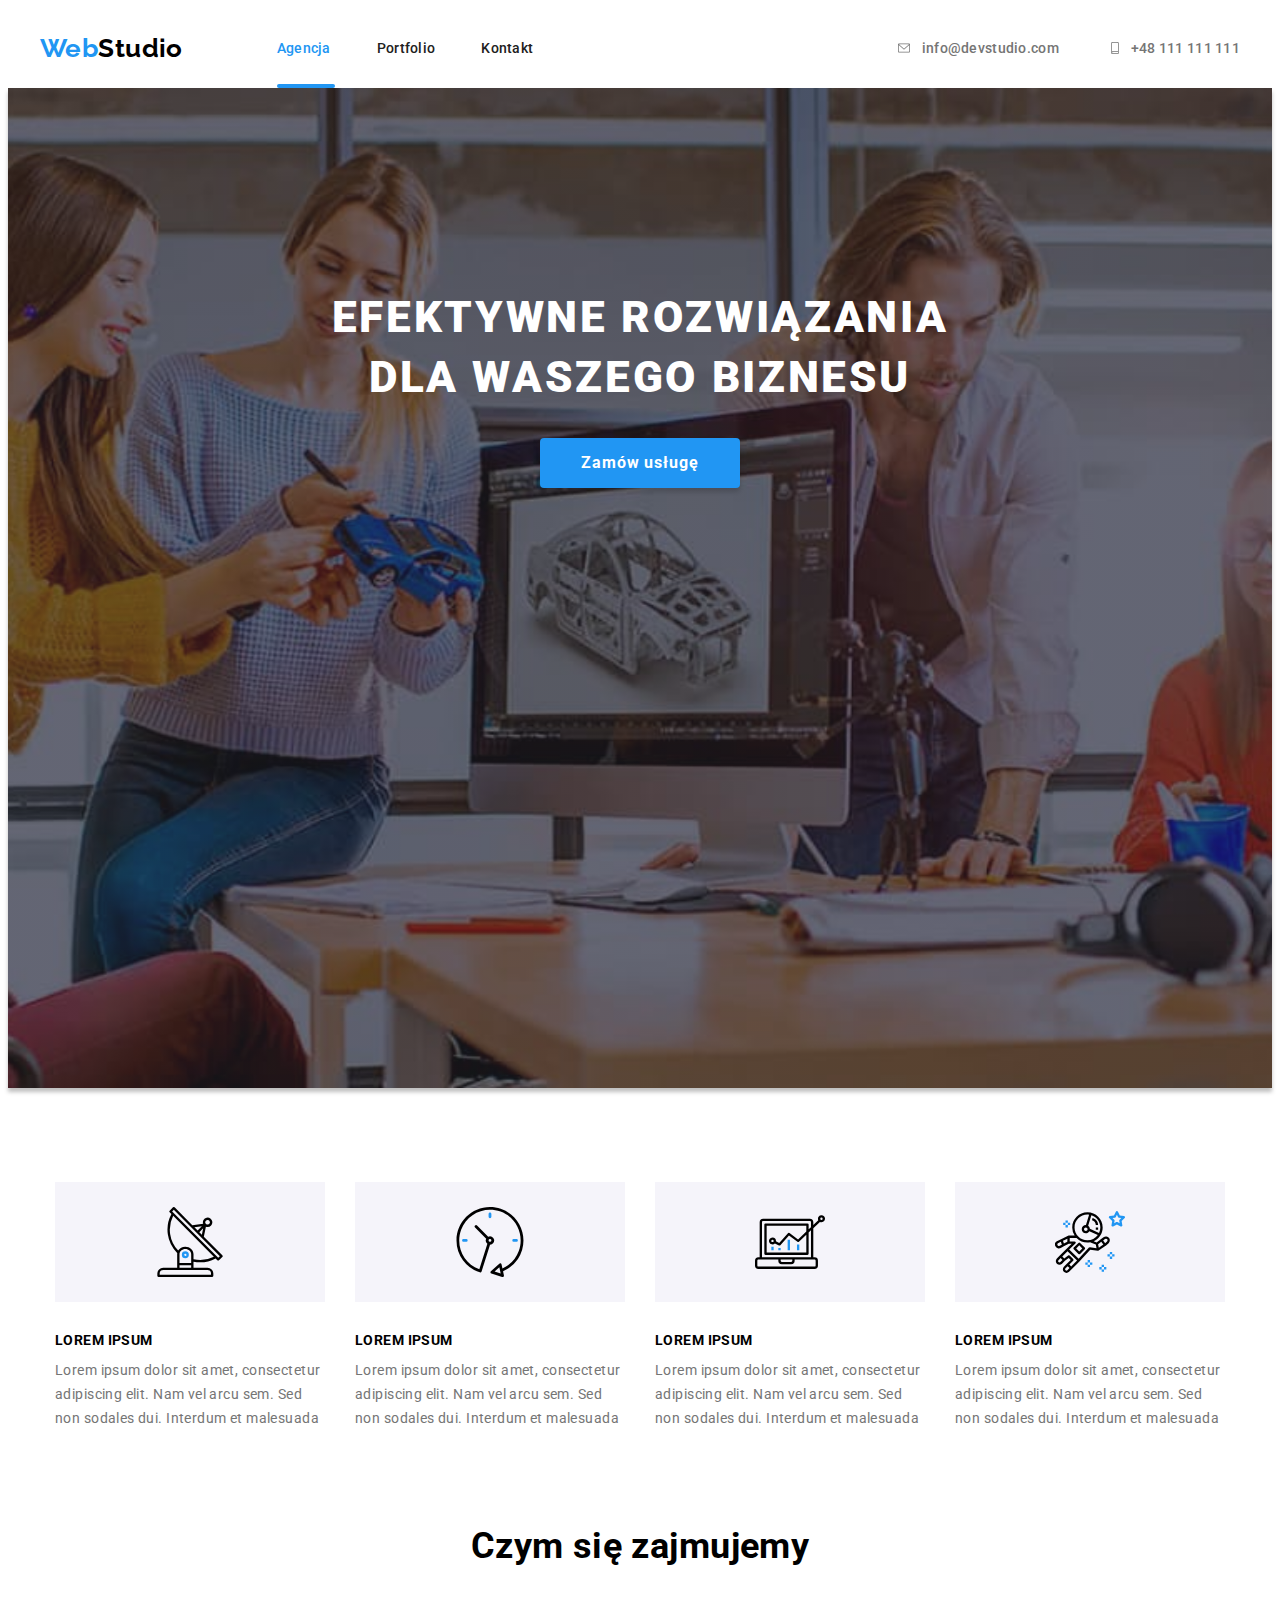
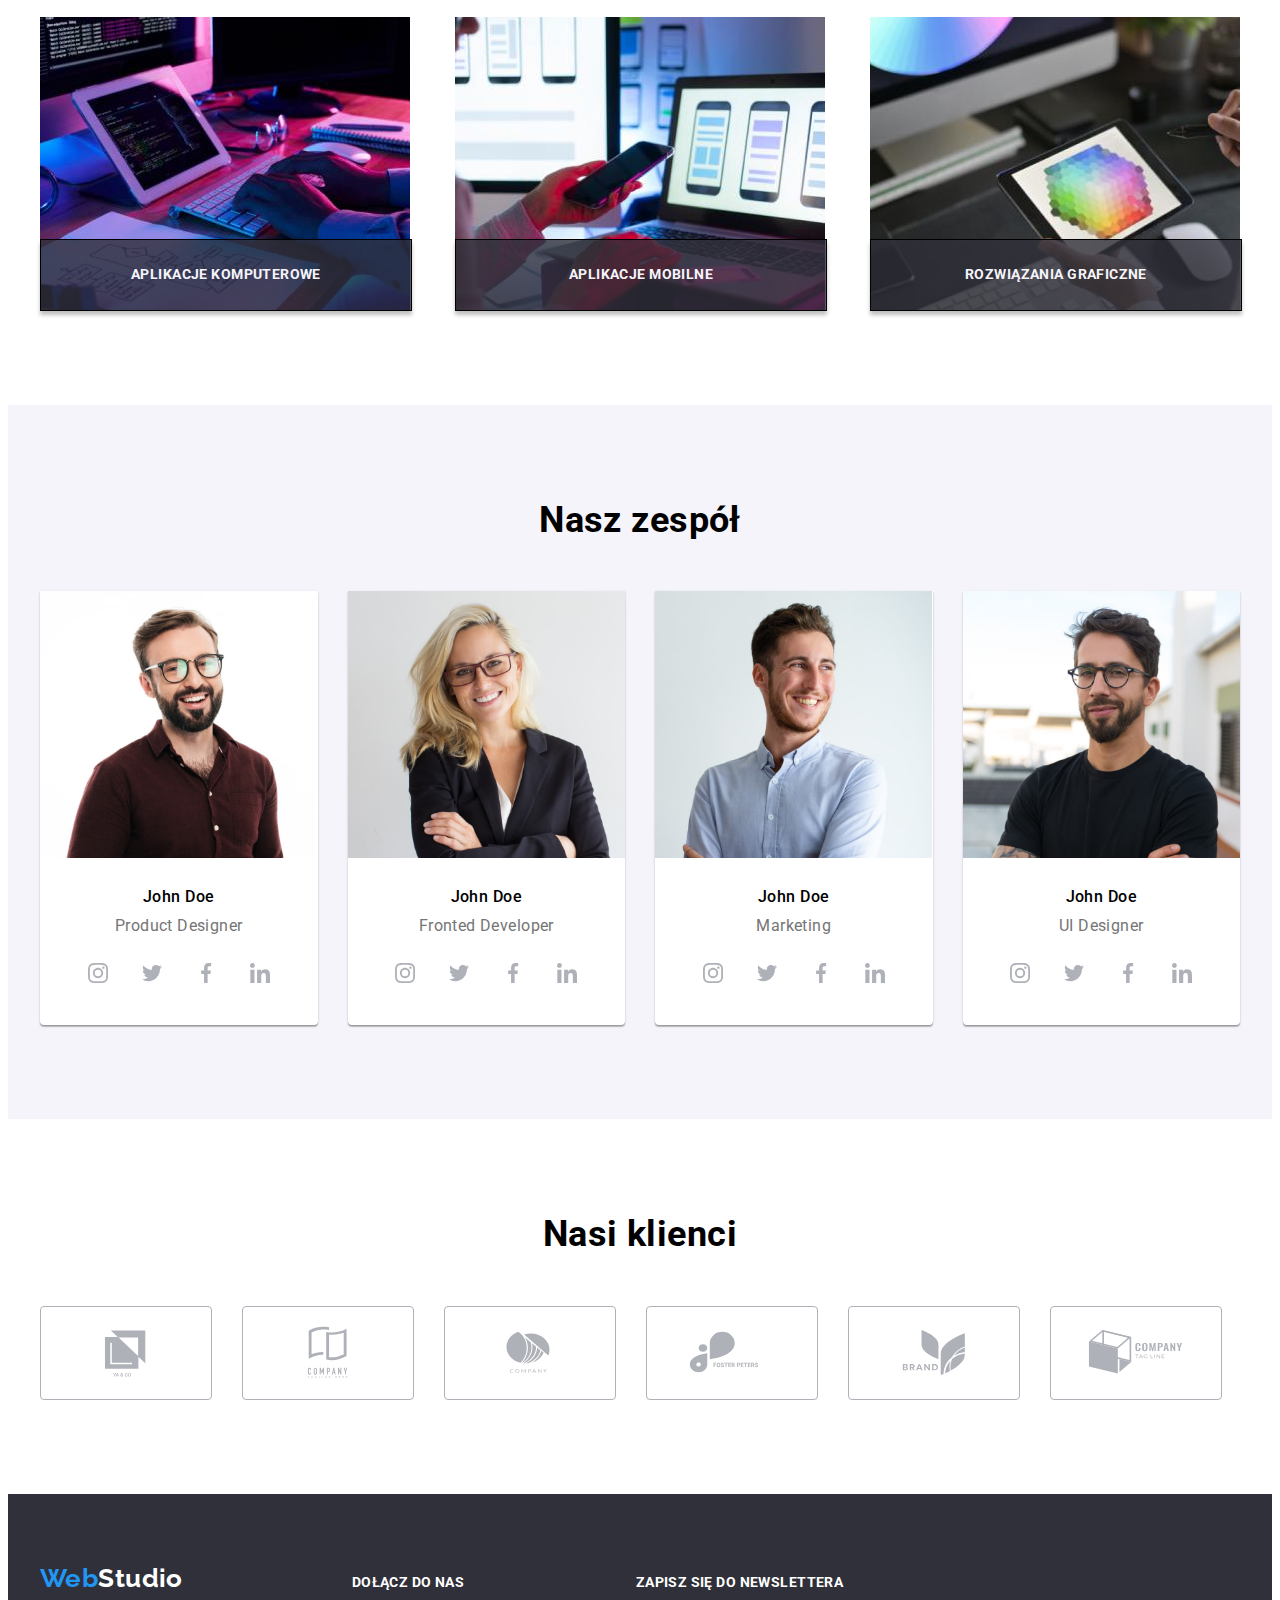
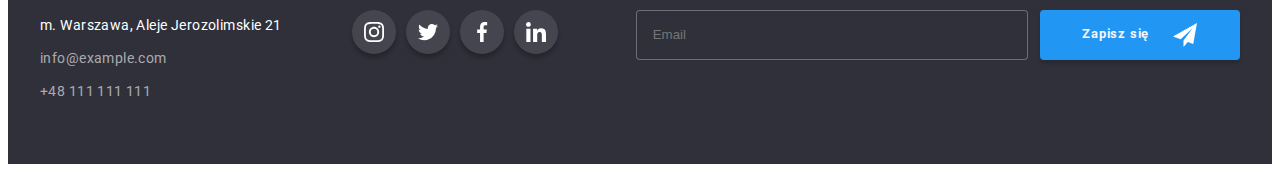
<file: index.html>
<!DOCTYPE html>
<html lang="pl">
  <!-- start head / metadane /-->
  <head>
    <meta charset="UTF-8" />
    <meta
      name="description"
      content="Projekt firmy Studio z Figma. Praca domowa #7 związana z kursem FullStack Developer w GoIT."
    />
    <meta http-equiv="X-UA-Compatible" content="IE=edge" />
    <meta name="viewport" content="width=device-width, initial-scale=1.0" />
    <link
      href="https://fonts.googleapis.com/css2?family=Raleway:wght@700&family=Roboto:wght@400;500;700;900&display=swap"
      rel="stylesheet"
    />
    <link rel="preconnect" href="https://fonts.googleapis.com" />
    <link rel="preconnect" href="https://fonts.gstatic.com" crossorigin />
    <link
      rel="stylesheet"
      href="https://cdnjs.cloudflare.com/ajax/libs/modern-normalize/2.0.0/modern-normalize.min.css"
      integrity="sha512-4xo8blKMVCiXpTaLzQSLSw3KFOVPWhm/TRtuPVc4WG6kUgjH6J03IBuG7JZPkcWMxJ5huwaBpOpnwYElP/m6wg=="
      crossorigin="anonymous"
      referrerpolicy="no-referrer"
    />
    <link rel="stylesheet" href="./css/main.min.css" />
    <title>WebStudio | goit-markup-hw-07 | GoIT kurs FullStack Developer</title>
  </head>
  <!-- end head / metadane /-->

  <body>
    <!--start header-->
    <header>
      <div class="container page-header">
        <a class="logo" href="./index.html"
          ><span class="logo__name-1">Web</span
          ><span class="logo__name-2">Studio</span></a
        >
        <nav class="header-navigation">
          <ul class="header-navigation__list list">
            <li class="header-navigation__item">
              <a href="./index.html" class="header-navigation__link current"
                >Agencja</a
              >
            </li>
            <li class="header-navigation__item">
              <a href="./portfolio.html" class="header-navigation__link"
                >Portfolio</a
              >
            </li>
            <li class="header-navigation__item">
              <a href="#" class="header-navigation__link">Kontakt</a>
            </li>
          </ul>
        </nav>
        <ul class="header-contact list">
          <li class="header-contact__item">
            <a
              href="mailto:info@devstudio.com"
              class="header-contact__link contact"
              ><svg class="header-contact__icon-email">
                <use href="./images/icons.svg#icon-envelope"></use>
              </svg>
              info@devstudio.com</a
            >
          </li>
          <li class="header-contact__item">
            <a href="tel:+48111111111" class="header-contact__link contact">
              <svg class="header-contact__icon-smartphone">
                <use href="./images/icons.svg#icon-smartphone"></use>
              </svg>
              +48 111 111 111</a
            >
          </li>
        </ul>
      </div>
    </header>
    <!--end header-->

    <!--start main-->
    <main>
      <section class="hero">
        <div class="container">
          <h1 class="hero__title">EFEKTYWNE ROZWIĄZANIA DLA WASZEGO BIZNESU</h1>
          <button class="hero__button" type="button" data-modal-open>
            Zamów usługę
          </button>
        </div>
      </section>
      <section class="section our-strengths-section">
        <div class="container">
          <ul class="our-strengths list">
            <li class="our-strengths__item">
              <div class="our-strengths__block">
                <svg class="our-strengths__icon">
                  <use href="./images/icons.svg#icon-antenna"></use>
                </svg>
              </div>
              <h3 class="our-strengths__title">LOREM IPSUM</h3>
              <p class="our-strengths__description">
                Lorem ipsum dolor sit amet, consectetur adipiscing elit. Nam vel
                arcu sem. Sed non sodales dui. Interdum et malesuada
              </p>
            </li>
            <li class="our-strengths__item">
              <div class="our-strengths__block">
                <svg class="our-strengths__icon">
                  <use href="./images/icons.svg#icon-clock"></use>
                </svg>
              </div>
              <h3 class="our-strengths__title">LOREM IPSUM</h3>
              <p class="our-strengths__description">
                Lorem ipsum dolor sit amet, consectetur adipiscing elit. Nam vel
                arcu sem. Sed non sodales dui. Interdum et malesuada
              </p>
            </li>
            <li class="our-strengths__item">
              <div class="our-strengths__block">
                <svg class="our-strengths__icon">
                  <use href="./images/icons.svg#icon-diagram"></use>
                </svg>
              </div>
              <h3 class="our-strengths__title">LOREM IPSUM</h3>
              <p class="our-strengths__description">
                Lorem ipsum dolor sit amet, consectetur adipiscing elit. Nam vel
                arcu sem. Sed non sodales dui. Interdum et malesuada
              </p>
            </li>
            <li class="our-strengths__item">
              <div class="our-strengths__block">
                <svg class="our-strengths__icon">
                  <use href="./images/icons.svg#icon-astronaut"></use>
                </svg>
              </div>
              <h3 class="our-strengths__title">LOREM IPSUM</h3>
              <p class="our-strengths__description">
                Lorem ipsum dolor sit amet, consectetur adipiscing elit. Nam vel
                arcu sem. Sed non sodales dui. Interdum et malesuada
              </p>
            </li>
          </ul>
        </div>
      </section>
      <!--what we do - czym sie zajmujemy-->
      <section class="section">
        <div class="container main-what-we-do">
          <h2 class="section-title">Czym się zajmujemy</h2>
          <ul class="main-what-we-do__list list">
            <li class="main-what-we-do__item">
              <img
                class="main-what-we-do__img"
                src="images/main/main_what_we_do_img_1.jpg"
                alt="writes ona keyboard connected to the tablet"
              />
              <p class="main-what-we-do__text-solution">
                APLIKACJE KOMPUTEROWE
              </p>
            </li>
            <li class="main-what-we-do__item">
              <img
                class="main-what-we-do__img"
                src="images/main/main_what_we_do_img_2.jpg"
                alt="holding the phone and writes on the laptop"
              />
              <p class="main-what-we-do__text-solution">APLIKACJE MOBILNE</p>
            </li>
            <li class="main-what-we-do__item">
              <img
                class="main-what-we-do__img"
                src="images/main/main_what_we_do_img_3.jpg"
                alt="selects a color from the color palette on the tablet"
              />
              <p class="main-what-we-do__text-solution">
                ROZWIĄZANIA GRAFICZNE
              </p>
            </li>
          </ul>
        </div>
      </section>
      <!--end what we do - czym sie zajmujemy-->

      <!--start our team-->
      <section class="section section-team">
        <div class="container">
          <h2 class="section-title">Nasz zespół</h2>
          <ul class="team-member list">
            <li class="team-member__item">
              <img
                class="team-member__img"
                src="images/main/team_member_img_1.jpg"
                alt="product designer"
              />
              <div class="team-member__describe">
                <h3 class="team-member__name">John Doe</h3>
                <p class="team-member__position">Product Designer</p>
                <ul class="social-list">
                  <li class="social-list__item">
                    <a class="social-list__link" href="https://instagram.com">
                      <svg class="social-list__icon-instagram">
                        <use href="./images/icons.svg#icon-instagram"></use>
                      </svg>
                    </a>
                  </li>
                  <li class="social-list__item">
                    <a class="social-list__link" href="https://twitter.com">
                      <svg class="social-list__icon-twitter">
                        <use href="./images/icons.svg#icon-twitter"></use>
                      </svg>
                    </a>
                  </li>
                  <li class="social-list__item">
                    <a class="social-list__link" href="https://facebook.com">
                      <svg class="social-list__icon-facebook">
                        <use href="./images/icons.svg#icon-facebook"></use>
                      </svg>
                    </a>
                  </li>
                  <li class="social-list__item">
                    <a class="social-list__link" href="https://linkedin.com">
                      <svg class="social-list__icon-linkedin">
                        <use href="./images/icons.svg#icon-linkedin"></use>
                      </svg>
                    </a>
                  </li>
                </ul>
              </div>
            </li>
            <li class="team-member__item">
              <img
                class="team-member__img"
                src="images/main/team_member_img_2.jpg"
                alt="fronted developer man"
              />
              <div class="team-member__describe">
                <h3 class="team-member__name">John Doe</h3>
                <p class="team-member__position">Fronted Developer</p>
                <ul class="social-list">
                  <li class="social-list__item">
                    <a class="social-list__link" href="https://instagram.com">
                      <svg class="social-list__icon-instagram">
                        <use href="./images/icons.svg#icon-instagram"></use>
                      </svg>
                    </a>
                  </li>
                  <li class="social-list__item">
                    <a class="social-list__link" href="https://twitter.com">
                      <svg class="social-list__icon-twitter">
                        <use href="./images/icons.svg#icon-twitter"></use>
                      </svg>
                    </a>
                  </li>
                  <li class="social-list__item">
                    <a class="social-list__link" href="https://facebook.com">
                      <svg class="social-list__icon-facebook">
                        <use href="./images/icons.svg#icon-facebook"></use>
                      </svg>
                    </a>
                  </li>
                  <li class="social-list__item">
                    <a class="social-list__link" href="https://linkedin.com">
                      <svg class="social-list__icon-linkedin">
                        <use href="./images/icons.svg#icon-linkedin"></use>
                      </svg>
                    </a>
                  </li>
                </ul>
              </div>
            </li>
            <li class="team-member__item">
              <img
                class="team-member__img"
                src="images/main/team_member_img_3.jpg"
                alt="marketing man woman"
              />
              <div class="team-member__describe">
                <h3 class="team-member__name">John Doe</h3>
                <p class="team-member__position">Marketing</p>
                <ul class="social-list">
                  <li class="social-list__item">
                    <a class="social-list__link" href="https://instagram.com">
                      <svg class="social-list__icon-instagram">
                        <use href="./images/icons.svg#icon-instagram"></use>
                      </svg>
                    </a>
                  </li>
                  <li class="social-list__item">
                    <a class="social-list__link" href="https://twitter.com">
                      <svg class="social-list__icon-twitter">
                        <use href="./images/icons.svg#icon-twitter"></use>
                      </svg>
                    </a>
                  </li>
                  <li class="social-list__item">
                    <a class="social-list__link" href="https://facebook.com">
                      <svg class="social-list__icon-facebook">
                        <use href="./images/icons.svg#icon-facebook"></use>
                      </svg>
                    </a>
                  </li>
                  <li class="social-list__item">
                    <a class="social-list__link" href="https://linkedin.com">
                      <svg class="social-list__icon-linkedin">
                        <use href="./images/icons.svg#icon-linkedin"></use>
                      </svg>
                    </a>
                  </li>
                </ul>
              </div>
            </li>
            <li class="team-member__item">
              <img
                class="team-member__img"
                src="images/main/team_member_img_4.jpg"
                alt="ui designer man"
              />
              <div class="team-member__describe">
                <h3 class="team-member__name">John Doe</h3>
                <p class="team-member__position">UI Designer</p>
                <ul class="social-list">
                  <li class="social-list__item">
                    <a class="social-list__link" href="https://instagram.com">
                      <svg class="social-list__icon-instagram">
                        <use href="./images/icons.svg#icon-instagram"></use>
                      </svg>
                    </a>
                  </li>
                  <li class="social-list__item">
                    <a class="social-list__link" href="https://twitter.com">
                      <svg class="social-list__icon-twitter">
                        <use href="./images/icons.svg#icon-twitter"></use>
                      </svg>
                    </a>
                  </li>
                  <li class="social-list__item">
                    <a class="social-list__link" href="https://facebook.com">
                      <svg class="social-list__icon-facebook">
                        <use href="./images/icons.svg#icon-facebook"></use>
                      </svg>
                    </a>
                  </li>
                  <li class="social-list__item">
                    <a class="social-list__link" href="https://linkedin.com">
                      <svg class="social-list__icon-linkedin">
                        <use href="./images/icons.svg#icon-linkedin"></use>
                      </svg>
                    </a>
                  </li>
                </ul>
              </div>
            </li>
          </ul>
        </div>
      </section>

      <!--end our team-->
      <!-- nasi klienci - loga -->
      <section class="section">
        <div class="container">
          <h2 class="section-title">Nasi klienci</h2>
          <ul class="our-customer">
            <li class="our_customer__item">
              <a class="our-customer__link" href="">
                <svg class="our-customer__logo">
                  <use href="./images/icons.svg#icon-logo-1"></use>
                </svg>
              </a>
            </li>
            <li class="our_customer__item">
              <a class="our-customer__link" href="">
                <svg class="our-customer__logo">
                  <use href="./images/icons.svg#icon-logo-2"></use>
                </svg>
              </a>
            </li>
            <li class="our_customer__item">
              <a class="our-customer__link" href="">
                <svg class="our-customer__logo">
                  <use href="./images/icons.svg#icon-logo-3"></use>
                </svg>
              </a>
            </li>
            <li class="our_customer__item">
              <a class="our-customer__link" href="">
                <svg class="our-customer__logo">
                  <use href="./images/icons.svg#icon-logo-4"></use>
                </svg>
              </a>
            </li>
            <li class="our_customer__item">
              <a class="our-customer__link" href="">
                <svg class="our-customer__logo">
                  <use href="./images/icons.svg#icon-logo-5"></use>
                </svg>
              </a>
            </li>
            <li class="our_customer__item">
              <a class="our-customer__link" href="">
                <svg class="our-customer__logo">
                  <use href="./images/icons.svg#icon-logo-6"></use>
                </svg>
              </a>
            </li>
          </ul>
        </div>
      </section>
      <!-- end nasi klienci - loga -->
    </main>
    <!--end main-->

    <!--start footer-->
    <footer class="footer">
      <div class="container footer-wrapper">
        <div class="footer-contact">
          <a class="logo" href="./index.html"
            ><span class="logo__name-1">Web</span
            ><span class="logo__name-3">Studio</span></a
          >
          <address class="footer-contact__address-data">
            <ul class="footer-contact__list list">
              <li class="footer-contact__item">
                <a
                  class="footer-contact__address"
                  href="https://goo.gl/maps/BGaXXpHN84WvRaow5"
                  target="_blank"
                  rel="noreferrer noopener"
                  >m. Warszawa, Aleje Jerozolimskie 21</a
                >
              </li>
              <li class="footer-contact__item">
                <a
                  class="contact footer-contact__link"
                  href="mailto:info@example.com"
                  >info@example.com</a
                >
              </li>
              <li class="contact footer-contact__item">
                <a class="footer-contact__link" href="tel:+48111111111"
                  >+48 111 111 111</a
                >
              </li>
            </ul>
          </address>
        </div>
        <div class="footer-social-list">
          <p class="form-footer__title">dołącz do nas</p>
          <ul class="footer-social">
            <li class="footer-social__item">
              <a class="footer-social__link" href="https://instagram.com">
                <svg class="footer-social__icon-instagram">
                  <use href="./images/icons.svg#icon-instagram"></use>
                </svg>
              </a>
            </li>
            <li class="footer-social__item">
              <a class="footer-social__link" href="https://twitter.com">
                <svg class="footer-social__icon-twitter">
                  <use href="./images/icons.svg#icon-twitter"></use>
                </svg>
              </a>
            </li>
            <li class="footer-social__item">
              <a class="footer-social__link" href="https://facebook.com">
                <svg class="footer-social__icon-facebook">
                  <use href="./images/icons.svg#icon-facebook"></use>
                </svg>
              </a>
            </li>
            <li class="footer-social__item">
              <a class="footer-social__link" href="https://linkedin.com">
                <svg class="footer-social__icon-linkedin">
                  <use href="./images/icons.svg#icon-linkedin"></use>
                </svg>
              </a>
            </li>
          </ul>
        </div>
        <form class="form-footer">
          <label class="form-footer__title" for="user-email"
            >Zapisz się do newslettera</label
          >
          <div class="form-footer__container">
            <input
              class="form-footer__input"
              type="email"
              name="email"
              placeholder="Email"
              id="user_email"
            />
            <button class="form-footer__button" type="submit">
              Zapisz się
              <svg class="form-footer__icon">
                <use href="./images/icons.svg#icon-send"></use>
              </svg>
            </button>
          </div>
        </form>
      </div>
    </footer>
    <!--end footer-->

    <!-- window modal - okno modalne -->

    <div class="backdrop is-hidden" data-modal>
      <div class="modal">
        <button type="button" class="modal-close" data-modal-close>
          <svg class="modal-close__icon-close-x">
            <use href="./images/icons.svg#icon-Vector"></use>
          </svg>
        </button>

        <form class="form-registration">
          <p class="form-registration__title">
            Zostaw swoje dane w formularzu poniżej
          </p>
          <label class="form-registration__label-title"
            >Imię
            <div class="form-registration__input-style">
              <input
                class="form-registration__window"
                type="text"
                name="name"
                required
              />
              <svg class="form-registration__icon-person">
                <use href="./images/icons.svg#icon-person"></use>
              </svg>
            </div>
          </label>
          <label class="form-registration__label-title"
            >Telefon
            <div class="form-registration__input-style">
              <input
                class="form-registration__window"
                type="tel"
                name="phone"
                required
              />
              <svg class="form-registration__icon-phone">
                <use href="./images/icons.svg#icon-phone"></use>
              </svg>
            </div>
          </label>
          <label class="form-registration__label-title"
            >Email
            <div class="form-registration__input-style">
              <input
                class="form-registration__window"
                type="email"
                name="email"
                required
              />
              <svg class="form-registration__icon-email">
                <use href="./images/icons.svg#icon-email"></use>
              </svg>
            </div>
          </label>
          <label class="form-registration__label-title"
            >Komentarz
            <textarea
              class="form-registration__window form-registration__comment"
              name="feedback"
              placeholder="Wprowadź tekst"
              required
            ></textarea>
          </label>

          <label class="checkbox-declaration">
            <input
              class="checkbox-declaration__box"
              type="checkbox"
              name="terms"
              required
            />
            <div class="checkbox-declaration__square">
              <svg class="checkbox-declaration__icon-check">
                <use href="./images/icons.svg#icon-check"></use>
              </svg>
            </div>
            <div class="checkbox-declaration__checked">
              <svg class="checkbox-declaration__icon-Vector-2">
                <use href="./images/icons.svg#icon-Vector-2"></use>
              </svg>
            </div>
            <p class="checkbox-declaration__rules">
              Oświadczam iż akceptuję
              <a class="checkbox-declaration__terms-link" href="#">Regulamin</a>
              i
              <a class="checkbox-declaration__terms-link" href="#"
                >Politykę Prywatności.</a
              >
            </p>
          </label>
          <button class="form-registration__button" type="submit">
            Wyślij
          </button>
        </form>
      </div>
    </div>
    <script src="./js/modal.js"></script>
  </body>
</html>
</file>
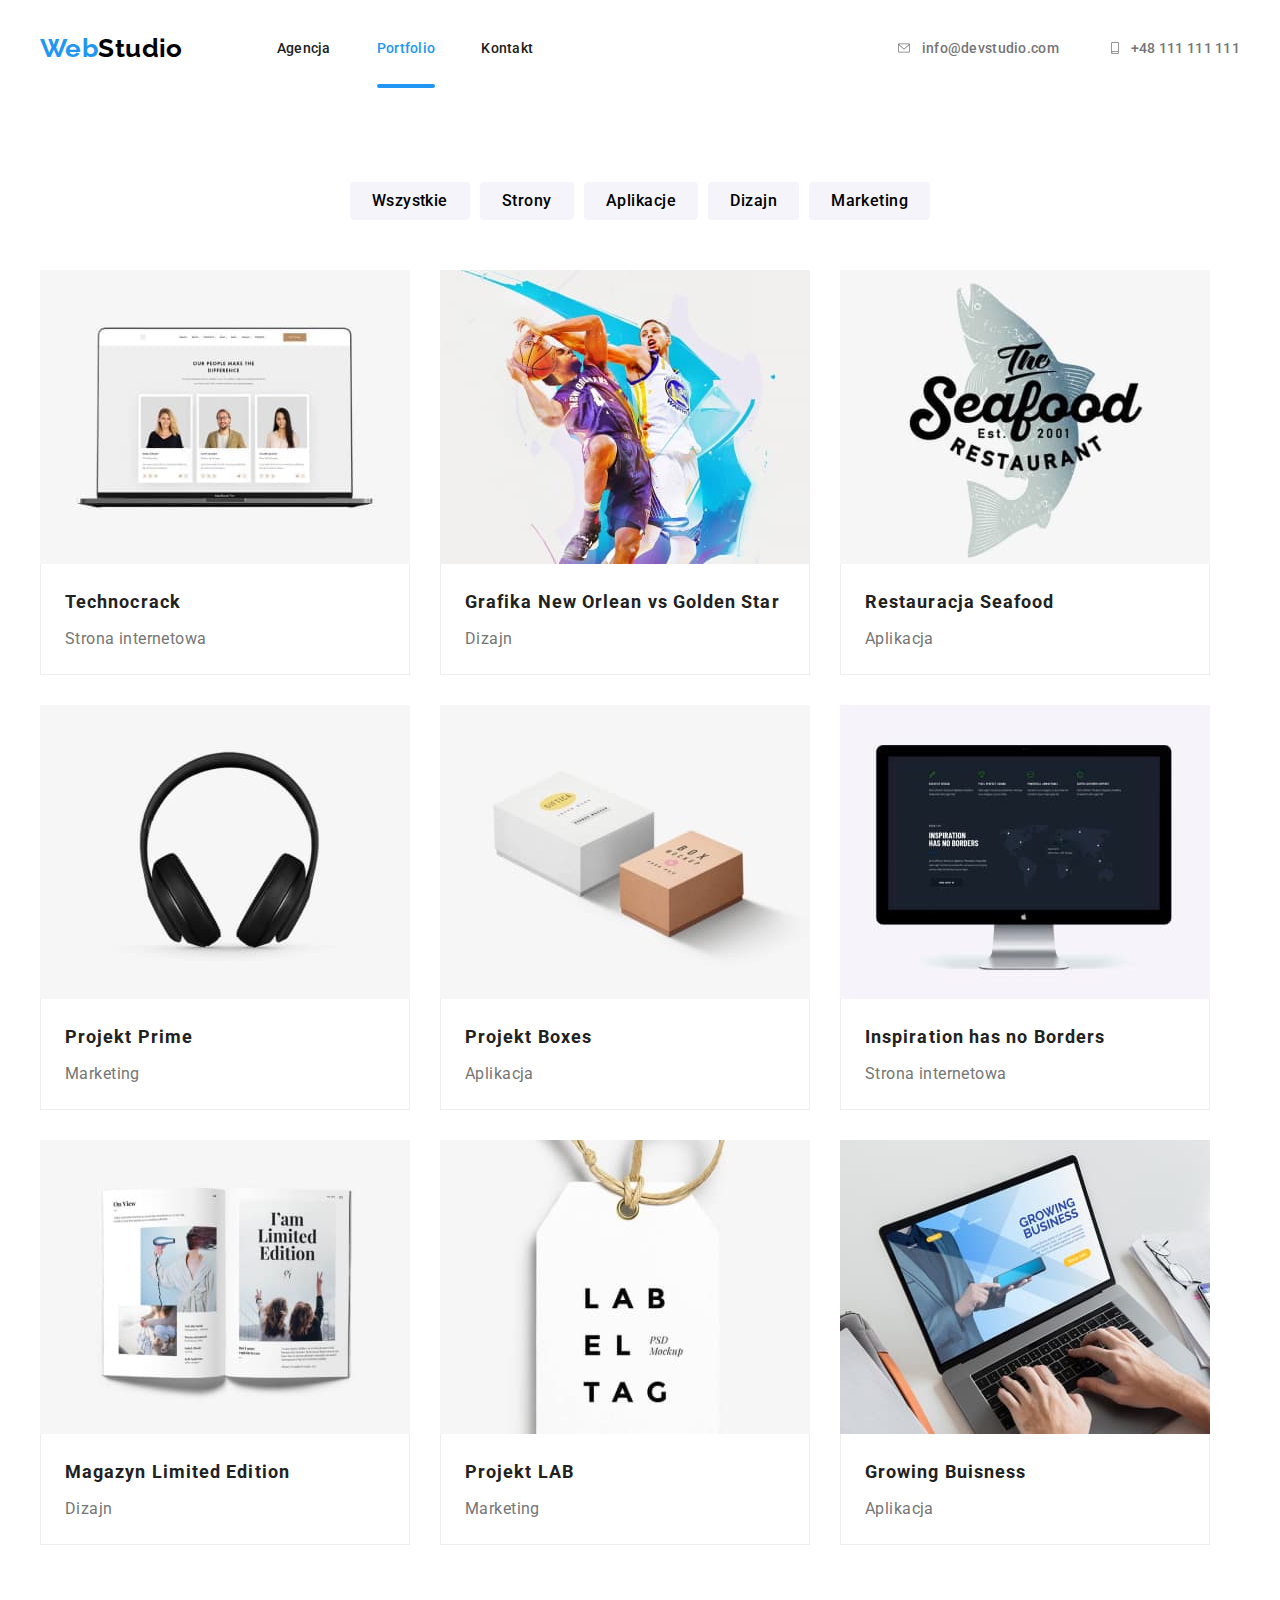
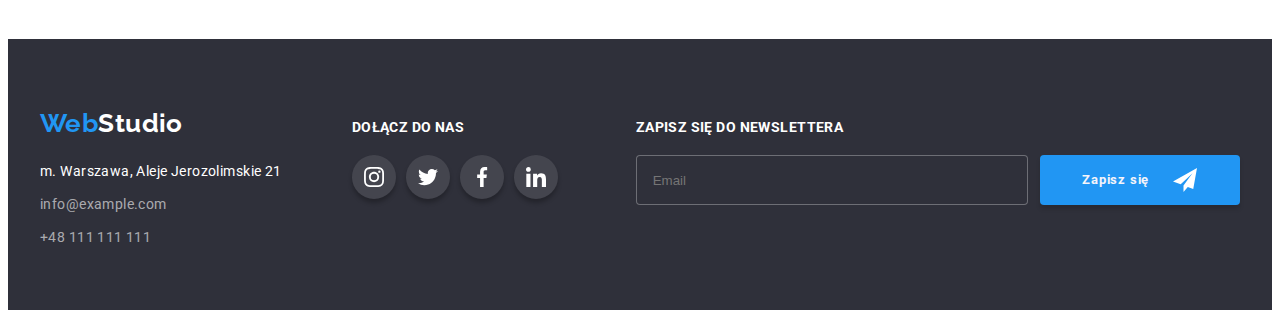
<file: portfolio.html>
<!DOCTYPE html>
<html lang="pl">
  <!-- start head / metadane /-->
  <head>
    <meta charset="UTF-8" />
    <meta
      name="description"
      content="Projekt firmy Studio z Figma. Praca domowa #7 związana z kursem FullStack Developer w GoIT."
    />
    <meta http-equiv="X-UA-Compatible" content="IE=edge" />
    <meta name="viewport" content="width=device-width, initial-scale=1.0" />
    <link
      href="https://fonts.googleapis.com/css2?family=Raleway:wght@700&family=Roboto:wght@400;500;700;900&display=swap"
      rel="stylesheet"
    />
    <link rel="preconnect" href="https://fonts.googleapis.com" />
    <link rel="preconnect" href="https://fonts.gstatic.com" crossorigin />
    <link
      rel="stylesheet"
      href="https://cdnjs.cloudflare.com/ajax/libs/modern-normalize/2.0.0/modern-normalize.min.css"
      integrity="sha512-4xo8blKMVCiXpTaLzQSLSw3KFOVPWhm/TRtuPVc4WG6kUgjH6J03IBuG7JZPkcWMxJ5huwaBpOpnwYElP/m6wg=="
      crossorigin="anonymous"
      referrerpolicy="no-referrer"
    />
    <link rel="stylesheet" href="./css/main.min.css" />
    <title>WebStudio | goit-markup-hw-07 | GoIT kurs FullStack Developer</title>
  </head>
  <!-- end head / metadane /-->

  <body>
    <!--start header-->
    <header>
      <div class="container page-header">
        <a class="logo" href="./index.html"
          ><span class="logo__name-1">Web</span
          ><span class="logo__name-2">Studio</span></a
        >
        <nav class="header-navigation">
          <ul class="header-navigation__list list">
            <li class="header-navigation__item">
              <a href="./index.html" class="header-navigation__link">Agencja</a>
            </li>
            <li class="header-navigation__item">
              <a href="./portfolio.html" class="header-navigation__link current"
                >Portfolio</a
              >
            </li>
            <li class="header-navigation__item">
              <a href="#" class="header-navigation__link">Kontakt</a>
            </li>
          </ul>
        </nav>
        <ul class="header-contact list">
          <li class="header-contact__item">
            <a
              href="mailto:info@devstudio.com"
              class="header-contact__link contact"
              ><svg class="header-contact__icon-email">
                <use href="./images/icons.svg#icon-envelope"></use>
              </svg>
              info@devstudio.com</a
            >
          </li>
          <li class="header-contact__item">
            <a href="tel:+48111111111" class="header-contact__link contact">
              <svg class="header-contact__icon-smartphone">
                <use href="./images/icons.svg#icon-smartphone"></use>
              </svg>
              +48 111 111 111</a
            >
          </li>
        </ul>
      </div>
    </header>
    <!--end header-->

    <!--start main-->
    <main>
      <section class="section">
        <div class="container">
          <ul class="button-portfolio list">
            <li>
              <button class="button-portfolio__item" type="button">
                Wszystkie
              </button>
            </li>
            <li>
              <button class="button-portfolio__item" type="button">
                Strony
              </button>
            </li>
            <li>
              <button class="button-portfolio__item" type="button">
                Aplikacje
              </button>
            </li>
            <li>
              <button class="button-portfolio__item" type="button">
                Dizajn
              </button>
            </li>
            <li>
              <button class="button-portfolio__item" type="button">
                Marketing
              </button>
            </li>
          </ul>
          <ul class="our-customers-portfolio list">
            <li class="our-customers-portfolio__item">
              <a class="our-customers-portfolio__link" href="">
                <div class="not-visibility-description">
                  <img
                    class="logo-client-pic"
                    src="./images/portfolio/portfolio_project_img_1.jpg"
                    alt="laptop with pictures on it"
                    width="370"
                    height="294"
                  />
                  <div class="hidden-description">
                    <p class="description">
                      Technocrack jest popularną platformą wykorzystywaną do
                      rozpowszechniania koronawirusa. Firmy wykorzystują tę
                      platformę do celów szpiegowskich i ataków na
                      niezabezpieczone serwery konkurencji
                    </p>
                  </div>
                </div>

                <div class="about-client">
                  <h3 class="about-client__client-name">Technocrack</h3>
                  <p class="about-client__client-service">Strona internetowa</p>
                </div></a
              >
            </li>
            <li class="our-customers-portfolio__item">
              <a class="our-customers-portfolio__link" href=""
                ><div class="not-visibility-description">
                  <img
                    class="logo-client-pic"
                    src="./images/portfolio/portfolio_project_img_2.jpg"
                    alt="two basketball players fight for the ball in the air"
                    width="370"
                    height="294"
                  />
                  <div class="hidden-description">
                    <p class="description">
                      Technocrack jest popularną platformą wykorzystywaną do
                      rozpowszechniania koronawirusa. Firmy wykorzystują tę
                      platformę do celów szpiegowskich i ataków na
                      niezabezpieczone serwery konkurencji
                    </p>
                  </div>
                </div>
                <div class="about-client">
                  <h3 class="about-client__client-name">
                    Grafika New Orlean vs Golden Star
                  </h3>
                  <p class="about-client__client-service">Dizajn</p>
                </div></a
              >
            </li>
            <li class="our-customers-portfolio__item">
              <a class="our-customers-portfolio__link" href=""
                ><div class="not-visibility-description">
                  <img
                    class="logo-client-pic"
                    src="./images/portfolio/portfolio_project_img_3.jpg"
                    alt="restaurant name the seefood restaurant"
                    width="370"
                    height="294"
                  />
                  <div class="hidden-description">
                    <p class="description">
                      Technocrack jest popularną platformą wykorzystywaną do
                      rozpowszechniania koronawirusa. Firmy wykorzystują tę
                      platformę do celów szpiegowskich i ataków na
                      niezabezpieczone serwery konkurencji
                    </p>
                  </div>
                </div>
                <div class="about-client">
                  <h3 class="about-client__client-name">Restauracja Seafood</h3>
                  <p class="about-client__client-service">Aplikacja</p>
                </div></a
              >
            </li>
            <li class="our-customers-portfolio__item">
              <a class="our-customers-portfolio__link" href=""
                ><div class="not-visibility-description">
                  <img
                    class="logo-client-pic"
                    src="./images/portfolio/portfolio_project_img_4.jpg"
                    alt="black over-ear headphones"
                    width="370"
                    height="294"
                  />
                  <div class="hidden-description">
                    <p class="description">
                      Technocrack jest popularną platformą wykorzystywaną do
                      rozpowszechniania koronawirusa. Firmy wykorzystują tę
                      platformę do celów szpiegowskich i ataków na
                      niezabezpieczone serwery konkurencji
                    </p>
                  </div>
                </div>
                <div class="about-client">
                  <h3 class="about-client__client-name">Projekt Prime</h3>
                  <p class="about-client__client-service">Marketing</p>
                </div></a
              >
            </li>
            <li class="our-customers-portfolio__item">
              <a class="our-customers-portfolio__link" href=""
                ><div class="not-visibility-description">
                  <img
                    class="logo-client-pic"
                    src="./images/portfolio/portfolio_project_img_5.jpg"
                    alt="two cardboard boxes with company names"
                    width="370"
                    height="294"
                  />
                  <div class="hidden-description">
                    <p class="description">
                      Technocrack jest popularną platformą wykorzystywaną do
                      rozpowszechniania koronawirusa. Firmy wykorzystują tę
                      platformę do celów szpiegowskich i ataków na
                      niezabezpieczone serwery konkurencji
                    </p>
                  </div>
                </div>
                <div class="about-client">
                  <h3 class="about-client__client-name">Projekt Boxes</h3>
                  <p class="about-client__client-service">Aplikacja</p>
                </div></a
              >
            </li>
            <li class="our-customers-portfolio__item">
              <a class="our-customers-portfolio__link" href=""
                ><div class="not-visibility-description">
                  <img
                    class="logo-client-pic"
                    src="./images/portfolio/portfolio_project_img_6.jpg"
                    alt="monitor with web page turned on"
                    width="370"
                    height="294"
                  />
                  <div>
                    <div class="hidden-description">
                      <p class="description">
                        Technocrack jest popularną platformą wykorzystywaną do
                        rozpowszechniania koronawirusa. Firmy wykorzystują tę
                        platformę do celów szpiegowskich i ataków na
                        niezabezpieczone serwery konkurencji
                      </p>
                    </div>
                  </div>
                </div>
                <div class="about-client">
                  <h3 class="about-client__client-name">
                    Inspiration has no Borders
                  </h3>
                  <p class="about-client__client-service">Strona internetowa</p>
                </div></a
              >
            </li>
            <li class="our-customers-portfolio__item">
              <a class="our-customers-portfolio__link" href=""
                ><div class="not-visibility-description">
                  <img
                    class="logo-client-pic"
                    src="./images/portfolio/portfolio_project_img_7.jpg"
                    alt="limited series open book"
                    width="370"
                    height="294"
                  />
                  <div class="hidden-description">
                    <p class="description">
                      Technocrack jest popularną platformą wykorzystywaną do
                      rozpowszechniania koronawirusa. Firmy wykorzystują tę
                      platformę do celów szpiegowskich i ataków na
                      niezabezpieczone serwery konkurencji
                    </p>
                  </div>
                </div>
                <div class="about-client">
                  <h3 class="about-client__client-name">
                    Magazyn Limited Edition
                  </h3>
                  <p class="about-client__client-service">Dizajn</p>
                </div></a
              >
            </li>
            <li class="our-customers-portfolio__item">
              <a class="our-customers-portfolio__link" href=""
                ><div class="not-visibility-description">
                  <img
                    class="logo-client-pic"
                    src="./images/portfolio/portfolio_project_img_8.jpg"
                    alt="pendant design"
                    width="370"
                    height="294"
                  />
                  <div class="hidden-description">
                    <p class="description">
                      Technocrack jest popularną platformą wykorzystywaną do
                      rozpowszechniania koronawirusa. Firmy wykorzystują tę
                      platformę do celów szpiegowskich i ataków na
                      niezabezpieczone serwery konkurencji
                    </p>
                  </div>
                </div>
                <div class="about-client">
                  <h3 class="about-client__client-name">Projekt LAB</h3>
                  <p class="about-client__client-service">Marketing</p>
                </div></a
              >
            </li>
            <li class="our-customers-portfolio__item">
              <a class="our-customers-portfolio__link" href=""
                ><div class="not-visibility-description">
                  <img
                    class="logo-client-pic"
                    src="./images/portfolio/portfolio_project_img_9.jpg"
                    alt="someone is typing on a laptop keyboard"
                    width="370"
                    height="294"
                  />
                  <div class="hidden-description">
                    <p class="description">
                      Technocrack jest popularną platformą wykorzystywaną do
                      rozpowszechniania koronawirusa. Firmy wykorzystują tę
                      platformę do celów szpiegowskich i ataków na
                      niezabezpieczone serwery konkurencji
                    </p>
                  </div>
                </div>
                <div class="about-client">
                  <h3 class="about-client__client-name">Growing Buisness</h3>
                  <p class="about-client__client-service">Aplikacja</p>
                </div></a
              >
            </li>
          </ul>
        </div>
      </section>
    </main>
    <!--end main-->

    <!--start footer-->
    <footer class="footer">
      <div class="container footer-wrapper">
        <div class="footer-contact">
          <a class="logo" href="./index.html"
            ><span class="logo__name-1">Web</span
            ><span class="logo__name-3">Studio</span></a
          >
          <address class="footer-contact__address-data">
            <ul class="footer-contact__list list">
              <li class="footer-contact__item">
                <a
                  class="footer-contact__address"
                  href="https://goo.gl/maps/BGaXXpHN84WvRaow5"
                  target="_blank"
                  rel="noreferrer noopener"
                  >m. Warszawa, Aleje Jerozolimskie 21</a
                >
              </li>
              <li class="footer-contact__item">
                <a
                  class="contact footer-contact__link"
                  href="mailto:info@example.com"
                  >info@example.com</a
                >
              </li>
              <li class="contact footer-contact__item">
                <a class="footer-contact__link" href="tel:+48111111111"
                  >+48 111 111 111</a
                >
              </li>
            </ul>
          </address>
        </div>
        <div class="footer-social-list">
          <p class="form-footer__title">dołącz do nas</p>
          <ul class="footer-social">
            <li class="footer-social__item">
              <a class="footer-social__link" href="https://instagram.com">
                <svg class="footer-social__icon-instagram">
                  <use href="./images/icons.svg#icon-instagram"></use>
                </svg>
              </a>
            </li>
            <li class="footer-social__item">
              <a class="footer-social__link" href="https://twitter.com">
                <svg class="footer-social__icon-twitter">
                  <use href="./images/icons.svg#icon-twitter"></use>
                </svg>
              </a>
            </li>
            <li class="footer-social__item">
              <a class="footer-social__link" href="https://facebook.com">
                <svg class="footer-social__icon-facebook">
                  <use href="./images/icons.svg#icon-facebook"></use>
                </svg>
              </a>
            </li>
            <li class="footer-social__item">
              <a class="footer-social__link" href="https://linkedin.com">
                <svg class="footer-social__icon-linkedin">
                  <use href="./images/icons.svg#icon-linkedin"></use>
                </svg>
              </a>
            </li>
          </ul>
        </div>
        <form class="form-footer">
          <label class="form-footer__title" for="user-email"
            >Zapisz się do newslettera</label
          >
          <div class="form-footer__container">
            <input
              class="form-footer__input"
              type="email"
              name="email"
              placeholder="Email"
              id="user_email"
            />
            <button class="form-footer__button" type="submit">
              Zapisz się
              <svg class="form-footer__icon">
                <use href="./images/icons.svg#icon-send"></use>
              </svg>
            </button>
          </div>
        </form>
      </div>
    </footer>
    <!--end footer-->
  </body>
</html>
</file>
<file: css/main.min.css>
:root{--main-font: "Roboto", sans-serif;--main-text-color: #212121;--secondary-text-color: #fff;--third-text-color: #757575;--fourth-color: #2196f3;--fifth-color: #f5f4fa;--sixth-color: #000;--background-color-1: #fff;--background-color-2: #2f303a;--logo-web-color: #2196f3;--logo-studio-first-color: #000;--logo-studio-second-color: #fff;--line-color: #ececec;--footer-color--1: rgba(255, 255, 255, 0.6);--footer-color--2: rgba(255, 255, 255, 0.1);--borderColor: #eee;--icon-style: #afb1b8}body{font-family:var(--main-font);background-color:var(--background-color-1);font-size:14px;letter-spacing:.03em}h1,h2,h3,h4,h5,h6,p{margin:0;text-decoration:none}img{display:block;max-width:100%;height:auto}button{display:block;cursor:pointer;border:none;border-radius:4px}ul,ol{list-style:none;padding-left:0;margin:0}a{text-decoration:none}.section{padding-top:94px;padding-bottom:94px}.container{width:1200px;margin:0 auto;padding:0 15px}.list{list-style:none;margin:0;padding:0}.section-title{font-size:36px;font-weight:700;line-height:1.17;text-align:center;margin-bottom:50px}.section-team{background-color:var(--fifth-color)}.header{border-bottom:1px solid var(--line-color)}.footer{padding-top:60px;padding-bottom:60px;background-color:var(--background-color-2)}.about-client{padding:20px 24px;border-right:1px solid var(--borderColor);border-bottom:1px solid var(--borderColor);border-left:1px solid var(--borderColor);color:var(--main-text-color)}.about-client__name{font-weight:700;font-size:18px;line-height:2;letter-spacing:.06em;text-align:left;margin-bottom:4px}.about-client__service{font-size:16px;line-height:1.87;color:var(--third-text-color);text-align:left}.backdrop{width:100%;height:100%;top:0;left:0;position:fixed;background-color:rgba(0,0,0,.2);-webkit-transition-property:opacity,visibility,-webkit-transform;transition-property:opacity,visibility,-webkit-transform;transition-property:opacity,visibility,transform;transition-property:opacity,visibility,transform,-webkit-transform;-webkit-transition-duration:250ms;transition-duration:250ms;-webkit-transition-timing-function:cubic-bezier(0.4, 0, 0.2, 1);transition-timing-function:cubic-bezier(0.4, 0, 0.2, 1)}.checkbox-declaration{display:-webkit-box;display:-ms-flexbox;display:flex;margin-left:7px;margin-bottom:30px}.checkbox-declaration__icon-check,.checkbox-declaration__icon-Vector-2{width:16px;height:15px;margin-right:7px;border:2px solid #212121;fill:var(--background-color-1)}.checkbox-declaration__box{visibility:hidden}.checkbox-declaration__square{width:16px;height:15px}.checkbox-declaration__checked{fill:var(--fifth-color);background-color:var(--fourth-color);width:16px;height:15px;position:relative;right:16px;visibility:hidden}.checkbox-declaration__box:checked~.checkbox-declaration__checked{visibility:visible}.checkbox-declaration__box:checked+.checkbox-declaration__square{visibility:hidden}.checkbox-declaration__rules{line-height:1.71;color:#757575}.checkbox-declaration__terms-link{color:var(--fourth-color);text-decoration:underline}.footer-contact{line-height:1.71}.footer-contact__address-data{margin-top:20px;max-width:246px}.footer-contact__item:not(:last-child){margin-bottom:9px}.footer-contact__address{line-height:1.71;color:var(--secondary-text-color);text-decoration:inherit;font-style:normal;-webkit-transition-property:color;transition-property:color;-webkit-transition-duration:250ms;transition-duration:250ms;-webkit-transition-timing-function:cubic-bezier(0.4, 0, 0.2, 1);transition-timing-function:cubic-bezier(0.4, 0, 0.2, 1)}.footer-contact__link{line-height:1.71;color:var(--footer-color--1);text-decoration:inherit;font-style:normal;-webkit-transition-property:color;transition-property:color;-webkit-transition-duration:250ms;transition-duration:250ms;-webkit-transition-timing-function:cubic-bezier(0.4, 0, 0.2, 1);transition-timing-function:cubic-bezier(0.4, 0, 0.2, 1)}.footer-contact__address:hover,.footer-contact__address:focus,.footer-contact__link:hover,.footer-contact__link:focus{color:var(--fourth-color);cursor:pointer}.footer-wrapper{display:-webkit-box;display:-ms-flexbox;display:flex;-webkit-box-align:baseline;-ms-flex-align:baseline;align-items:baseline}.form-footer__title{font-family:inherit;font-weight:700;text-transform:uppercase;color:var(--secondary-text-color);line-height:1.17}.form-footer__button{font-family:inherit;font-weight:700;line-height:1.87;letter-spacing:.06em;width:200px;height:50px;border-radius:4px;color:var(--fifth-color);background-color:var(--fourth-color);-webkit-box-shadow:0px 4px 4px rgba(0,0,0,.15);box-shadow:0px 4px 4px rgba(0,0,0,.15);display:-webkit-box;display:-ms-flexbox;display:flex;-webkit-box-align:center;-ms-flex-align:center;align-items:center;-webkit-box-pack:center;-ms-flex-pack:center;justify-content:center;gap:24px}.form-footer__icon{width:24px;height:24px;fill:var(--background-color-1)}.form-footer__container{display:-webkit-box;display:-ms-flexbox;display:flex;margin-top:20px}.form-footer__input{width:358px;background:#2f303a;border:1px solid rgba(255,255,255,.3);border-radius:4px;margin-right:12px;color:var(--fifth-color);padding:15px 16px}.form-registration__title{font-weight:700;font-size:20px;line-height:1.15;text-align:center;color:#212121;margin-bottom:12px}.form-registration__label-title{display:-webkit-box;display:-ms-flexbox;display:flex;-webkit-box-orient:vertical;-webkit-box-direction:normal;-ms-flex-direction:column;flex-direction:column;font-size:12px;line-height:1.17;letter-spacing:.01em;margin-bottom:10px;color:#757575}.form-registration__label-title:nth-child(n+4){margin-bottom:20px}.form-registration__input-style{display:block;position:relative;margin-top:4px;-webkit-transition-property:fill;transition-property:fill;-webkit-transition-duration:250ms;transition-duration:250ms;-webkit-transition-timing-function:cubic-bezier(0.4, 0, 0.2, 1);transition-timing-function:cubic-bezier(0.4, 0, 0.2, 1)}.form-registration__window{display:block;width:100%;height:40px;padding-left:42px;border:1px solid rgba(33,33,33,.2);border-radius:4px;-webkit-transition-property:border-color;transition-property:border-color;-webkit-transition-duration:250ms;transition-duration:250ms;-webkit-transition-timing-function:cubic-bezier(0.4, 0, 0.2, 1);transition-timing-function:cubic-bezier(0.4, 0, 0.2, 1);outline:rgba(0,0,0,0)}.form-registration__icon-person,.form-registration__icon-phone,.form-registration__icon-email{width:18px;height:18px;position:absolute;fill:#212121;-webkit-transform:translateY(-50%);transform:translateY(-50%);top:50%;left:13px;fill:var(--main-text-color);-webkit-transition-property:fill;transition-property:fill;-webkit-transition-duration:250ms;transition-duration:250ms;-webkit-transition-timing-function:cubic-bezier(0.4, 0, 0.2, 1);transition-timing-function:cubic-bezier(0.4, 0, 0.2, 1)}.form-registration__input-style:focus-within,.form-registration__window:focus-within,.form-registration__icon-person:focus-within,.form-registration__icon-phone:focus-within,.form-registration__icon-email:focus-within{fill:currentColor;border-color:var(--fourth-color)}.form-registration__comment{height:120px;padding:12px 16px;margin-top:4px;color:rgba(117,117,117,.5);resize:none}.form-registration__comment::-webkit-input-placeholder{font-size:12px;line-height:1.17;letter-spacing:.01em;color:rgba(117,117,117,.5)}.form-registration__comment::-moz-placeholder{font-size:12px;line-height:1.17;letter-spacing:.01em;color:rgba(117,117,117,.5)}.form-registration__comment:-ms-input-placeholder{font-size:12px;line-height:1.17;letter-spacing:.01em;color:rgba(117,117,117,.5)}.form-registration__comment::-ms-input-placeholder{font-size:12px;line-height:1.17;letter-spacing:.01em;color:rgba(117,117,117,.5)}.form-registration__comment::placeholder{font-size:12px;line-height:1.17;letter-spacing:.01em;color:rgba(117,117,117,.5)}.form-registration__button{font-family:inherit;font-weight:700;line-height:1.87;letter-spacing:.06em;width:200px;height:50px;border-radius:4px;color:var(--fifth-color);background-color:var(--fourth-color);-webkit-box-shadow:0px 4px 4px rgba(0,0,0,.15);box-shadow:0px 4px 4px rgba(0,0,0,.15);padding:10px 76px;margin:0 auto}.header-contact{font-weight:500;display:-webkit-box;display:-ms-flexbox;display:flex;margin-left:auto;gap:50px;padding-top:32px;padding-bottom:32px;-webkit-box-align:center;-ms-flex-align:center;align-items:center}.header-contact__link{font-weight:500;line-height:1.17;color:var(--third-text-color);letter-spacing:.02em;display:-webkit-box;display:-ms-flexbox;display:flex;-webkit-box-align:center;-ms-flex-align:center;align-items:center;-webkit-transition-property:color;transition-property:color;-webkit-transition-duration:250ms;transition-duration:250ms;-webkit-transition-timing-function:cubic-bezier(0.4, 0, 0.2, 1);transition-timing-function:cubic-bezier(0.4, 0, 0.2, 1)}.header-contact__icon-email{width:16px;height:12px}.header-contact__icon-smartphone{width:12px;height:16px}.header-contact__icon-email,.header-contact__icon-smartphone{margin-right:10px;fill:currentColor}.header-contact__item:hover,.header-contact__item:focus,.header-contact__link:focus,.header-contact__link:hover{color:var(--fourth-color);cursor:pointer;fill:currentColor}.header-navigation__list{display:-webkit-box;display:-ms-flexbox;display:flex;padding-top:32px;padding-bottom:32px;gap:46px}.header-navigation__link{font-weight:500;line-height:1.17;letter-spacing:.02em;color:var(--main-text-color);-webkit-transition-property:color;transition-property:color;-webkit-transition-duration:250ms;transition-duration:250ms;-webkit-transition-timing-function:cubic-bezier(0.4, 0, 0.2, 1);transition-timing-function:cubic-bezier(0.4, 0, 0.2, 1)}.header-navigation__link:hover,.header-navigation__link:focus{color:var(--fourth-color)}.header-navigation .current{color:var(--fourth-color)}.header-navigation .current::after{content:"";display:block;position:relative;position:absolute;width:58px;height:4px;margin-top:28px;background:var(--fourth-color);border-radius:2px}.hero{background-image:-webkit-gradient(linear, left top, left bottom, from(rgba(47, 48, 58, 0.4)), to(rgba(47, 48, 58, 0.4))),url(../images/background.jpg);background-image:linear-gradient(rgba(47, 48, 58, 0.4), rgba(47, 48, 58, 0.4)),url(../images/background.jpg);-webkit-box-shadow:0px 4px 4px 0px rgba(0,0,0,.25);box-shadow:0px 4px 4px 0px rgba(0,0,0,.25);background-repeat:no-repeat;background-size:cover;background-position:center;padding-top:200px;padding-bottom:200px;max-width:1600px;height:600px;margin:0 auto}.hero__title{color:var(--secondary-text-color);font-weight:900;font-size:44px;line-height:1.36;letter-spacing:.06em;text-align:center;text-transform:uppercase;max-width:696px;margin:0 auto}.hero__button{font-family:inherit;font-weight:700;font-size:16px;line-height:1.36;width:200px;height:50px;color:var(--secondary-text-color);background-color:var(--fourth-color);padding:10px 40px;letter-spacing:.06em;border:rgba(255,255,255,.15);-webkit-box-shadow:0px 4px 4px rgba(0,0,0,.15);box-shadow:0px 4px 4px rgba(0,0,0,.15);border-radius:4px;margin:0 auto;cursor:pointer;margin-top:30px;-webkit-transition-property:color;transition-property:color;-webkit-transition-duration:250ms;transition-duration:250ms;-webkit-transition-timing-function:cubic-bezier(0.4, 0, 0.2, 1);transition-timing-function:cubic-bezier(0.4, 0, 0.2, 1)}.hero__button:hover,.hero__button:focus{color:var(--secondary-text-color)}.is-hidden{opacity:0;visibility:hidden;pointer-events:none;-webkit-transform:scale(0.5) rotate(360deg);transform:scale(0.5) rotate(360deg)}.logo{font-family:"Raleway",sans-serif;font-weight:700;font-style:bold;font-size:26px;line-height:1.17;margin-right:94px}.logo__name-1{color:var(--logo-web-color)}.logo__name-2{color:var(--logo-studio-first-color)}.logo__name-3{color:var(--logo-studio-second-color)}.modal-close{position:absolute;width:30px;height:30px;top:8px;right:8px;border-radius:50%;background-color:var(--background-color-1);-webkit-box-shadow:0px 1px 3px rgba(0,0,0,.12),0px 1px 1px rgba(0,0,0,.14),0px 2px 1px rgba(0,0,0,.2);box-shadow:0px 1px 3px rgba(0,0,0,.12),0px 1px 1px rgba(0,0,0,.14),0px 2px 1px rgba(0,0,0,.2)}.modal-close__icon-close-x{width:8px;height:8px}.modal{position:absolute;top:50%;left:50%;width:528px;height:581px;border-radius:4px;background:#fff;-webkit-box-shadow:0px 1px 3px rgba(0,0,0,.12),0px 1px 1px rgba(0,0,0,.14),0px 2px 1px rgba(0,0,0,.2);box-shadow:0px 1px 3px rgba(0,0,0,.12),0px 1px 1px rgba(0,0,0,.14),0px 2px 1px rgba(0,0,0,.2);-webkit-transform:translate(-50%, -50%);transform:translate(-50%, -50%);padding:40px}.our-customer{display:-webkit-box;display:-ms-flexbox;display:flex;gap:30px}.our-customer__logo{width:106px;height:60px;fill:currentColor}.our-customer__link{display:-webkit-box;display:-ms-flexbox;display:flex;-webkit-box-pack:center;-ms-flex-pack:center;justify-content:center;-webkit-box-align:center;-ms-flex-align:center;align-items:center;width:170px;height:92px;border:1px solid currentColor;color:var(--icon-style);border-radius:4px;-webkit-transition-property:color;transition-property:color;-webkit-transition-duration:250ms;transition-duration:250ms;-webkit-transition-timing-function:cubic-bezier(0.4, 0, 0.2, 1);transition-timing-function:cubic-bezier(0.4, 0, 0.2, 1)}.our-customer__link:hover,.our-customer__link:focus{cursor:pointer;color:var(--fourth-color)}.our-strengths-section{padding-bottom:0}.our-strengths{display:-webkit-box;display:-ms-flexbox;display:flex;gap:30px;text-align:left;-webkit-box-pack:center;-ms-flex-pack:center;justify-content:center}.our-strengths__title{font-weight:700;font-size:14px;line-height:1.17}.our-strengths__description{font-size:14px;line-height:1.71;color:var(--third-text-color);margin-top:10px;-ms-flex-wrap:nowrap;flex-wrap:nowrap;width:270px}.our-strengths__block{background-color:var(--fifth-color);margin-bottom:30px;width:270px;height:120px;display:-webkit-box;display:-ms-flexbox;display:flex;-webkit-box-align:center;-ms-flex-align:center;align-items:center;-webkit-box-pack:center;-ms-flex-pack:center;justify-content:center}.our-strengths__icon{width:70px;height:70px}.page-header{display:-webkit-box;display:-ms-flexbox;display:flex;-webkit-box-align:center;-ms-flex-align:center;align-items:center}.main-what-we-do__list{display:-webkit-box;display:-ms-flexbox;display:flex;-webkit-box-pack:justify;-ms-flex-pack:justify;justify-content:space-between;gap:30px}.main-what-we-do__img{width:370px;height:294px}.main-what-we-do__item{position:relative}.main-what-we-do__text-solution{font-family:inherit;font-weight:700;line-height:1.17;color:var(--fifth-color);text-transform:uppercase;position:absolute;display:-webkit-box;display:-ms-flexbox;display:flex;-webkit-box-pack:center;-ms-flex-pack:center;justify-content:center;-webkit-box-align:center;-ms-flex-align:center;align-items:center;width:370px;height:70px;background-color:rgba(47,48,58,.8);border:1px solid var(--sixth-color);-webkit-box-shadow:0px 4px 4px rgba(0,0,0,.25);box-shadow:0px 4px 4px rgba(0,0,0,.25);bottom:0}.social-list{display:-webkit-box;display:-ms-flexbox;display:flex;gap:10px;-webkit-box-pack:center;-ms-flex-pack:center;justify-content:center}.social-list__item{display:-webkit-box;display:-ms-flexbox;display:flex;gap:10px;-webkit-box-pack:center;-ms-flex-pack:center;justify-content:center}.social-list__link{width:44px;height:44px;display:-webkit-box;display:-ms-flexbox;display:flex;-webkit-box-align:center;-ms-flex-align:center;align-items:center;-webkit-box-pack:center;-ms-flex-pack:center;justify-content:center;border-radius:50%;color:var(--icon-style);-webkit-transition-property:color,background-color;transition-property:color,background-color;-webkit-transition-duration:250ms;transition-duration:250ms;-webkit-transition-timing-function:cubic-bezier(0.4, 0, 0.2, 1);transition-timing-function:cubic-bezier(0.4, 0, 0.2, 1)}.social-list__link:hover,.social-list__link:focus{color:var(--background-color-1);background-color:var(--fourth-color)}.social-list__icon-instagram,.social-list__icon-twitter,.social-list__icon-facebook,.social-list__icon-linkedin{fill:currentColor;width:20px;height:20px}.footer-social-list{padding-top:20px;margin-left:70px;margin-right:78px}.footer-social-list .footer-social{display:-webkit-box;display:-ms-flexbox;display:flex;gap:10px;-webkit-box-pack:center;-ms-flex-pack:center;justify-content:center;margin-top:20px}.footer-social-list .footer-social__icon-instagram,.footer-social-list .footer-social__icon-twitter,.footer-social-list .footer-social__icon-facebook,.footer-social-list .footer-social__icon-linkedin{width:20px;height:20px;fill:var(--background-color-1)}.footer-social-list .footer-social__link{display:-webkit-box;display:-ms-flexbox;display:flex;-webkit-box-align:center;-ms-flex-align:center;align-items:center;-webkit-box-pack:center;-ms-flex-pack:center;justify-content:center;width:44px;height:44px;border-radius:50%;background-color:var(--footer-color--2);-webkit-transition-property:background-color;transition-property:background-color;-webkit-transition-duration:250ms;transition-duration:250ms;-webkit-transition-timing-function:cubic-bezier(0.4, 0, 0.2, 1);transition-timing-function:cubic-bezier(0.4, 0, 0.2, 1);-webkit-box-shadow:0px 4px 4px rgba(0,0,0,.25);box-shadow:0px 4px 4px rgba(0,0,0,.25)}.footer-social-list .footer-social__link:hover,.footer-social-list .footer-social__link:focus{border-radius:50%;fill:currentColor;background-color:var(--fourth-color)}.team-member{display:-webkit-box;display:-ms-flexbox;display:flex;gap:30px}.team-member__item{background-color:var(--background-color-1);border-radius:0 0 4px 4px;-webkit-box-shadow:0px 1px 3px rgba(0,0,0,.12),0px 1px 1px rgba(0,0,0,.14),0px 2px 1px rgba(0,0,0,.2);box-shadow:0px 1px 3px rgba(0,0,0,.12),0px 1px 1px rgba(0,0,0,.14),0px 2px 1px rgba(0,0,0,.2)}.team-member__describe{padding-top:30px;padding-bottom:30px}.team-member__name{font-weight:500;font-size:16px;line-height:1.17;margin-bottom:10px;text-align:center}.team-member__position{font-size:16px;line-height:1.17;color:var(--third-text-color);margin-bottom:16px;text-align:center}.button-portfolio{display:-webkit-box;display:-ms-flexbox;display:flex;gap:10px;-webkit-box-pack:center;-ms-flex-pack:center;justify-content:center;margin-bottom:50px}.button-portfolio__item{font-family:inherit;font-weight:500;font-size:16px;line-height:1.62;letter-spacing:.03em;text-align:center;background:var(--fifth-color);cursor:pointer;border:#fff;border-radius:4px;padding:6px 22px;-webkit-transition-property:color,background-color,-webkit-box-shadow;transition-property:color,background-color,-webkit-box-shadow;transition-property:color,background-color,box-shadow;transition-property:color,background-color,box-shadow,-webkit-box-shadow;-webkit-transition-duration:250ms;transition-duration:250ms;-webkit-transition-timing-function:cubic-bezier(0.4, 0, 0.2, 1);transition-timing-function:cubic-bezier(0.4, 0, 0.2, 1)}.button-portfolio__item:hover,.button-portfolio__item:focus-visible{color:var(--secondary-text-color);background-color:var(--fourth-color);-webkit-box-shadow:0px 4px 4px 0px rgba(0,0,0,.25);box-shadow:0px 4px 4px 0px rgba(0,0,0,.25)}.our-customers-portfolio{display:-webkit-box;display:-ms-flexbox;display:flex;-ms-flex-wrap:wrap;flex-wrap:wrap;gap:30px}.our-customers-portfolio__item a:hover,.our-customers-portfolio__item a:focus{cursor:pointer;-webkit-box-shadow:0px 4px 4px rgba(0,0,0,.25);box-shadow:0px 4px 4px rgba(0,0,0,.25);color:var(--secondary-text-color)}.our-customers-portfolio__link{display:block;-webkit-transition:-webkit-box-shadow;transition:-webkit-box-shadow;transition:box-shadow;transition:box-shadow, -webkit-box-shadow}.our-customers-portfolio__link .not-visibility-description{position:relative;overflow:hidden}.our-customers-portfolio__link .hidden-description{position:absolute;left:0;top:0;background:rgba(33,150,243,.9);-webkit-transform:translateY(100%);transform:translateY(100%);-webkit-transition-duration:250ms;transition-duration:250ms;-webkit-transition-timing-function:cubic-bezier(0.4, 0, 0.2, 1);transition-timing-function:cubic-bezier(0.4, 0, 0.2, 1)}.our-customers-portfolio__link .description{width:370px;height:294px;font-family:inherit;font-size:18px;line-height:1.56;color:var(--fifth-color);padding:49px 45px 49px 24px}.our-customers-portfolio__link:hover .hidden-description,.our-customers-portfolio__link:focus .hidden-description{-webkit-box-shadow:0px 4px 4px rgba(0,0,0,.25);box-shadow:0px 4px 4px rgba(0,0,0,.25);-webkit-transform:translateY(0);transform:translateY(0)}.our-customers-portfolio .about-client{padding:20px 24px;border-right:1px solid var(--borderColor);border-bottom:1px solid var(--borderColor);border-left:1px solid var(--borderColor);color:var(--main-text-color)}.our-customers-portfolio .about-client__client-name{font-weight:700;font-size:18px;line-height:2;letter-spacing:.06em;text-align:left;margin-bottom:4px}.our-customers-portfolio .about-client__client-service{font-size:16px;line-height:1.87;color:var(--third-text-color);text-align:left}/*# sourceMappingURL=main.min.css.map */
</file>
